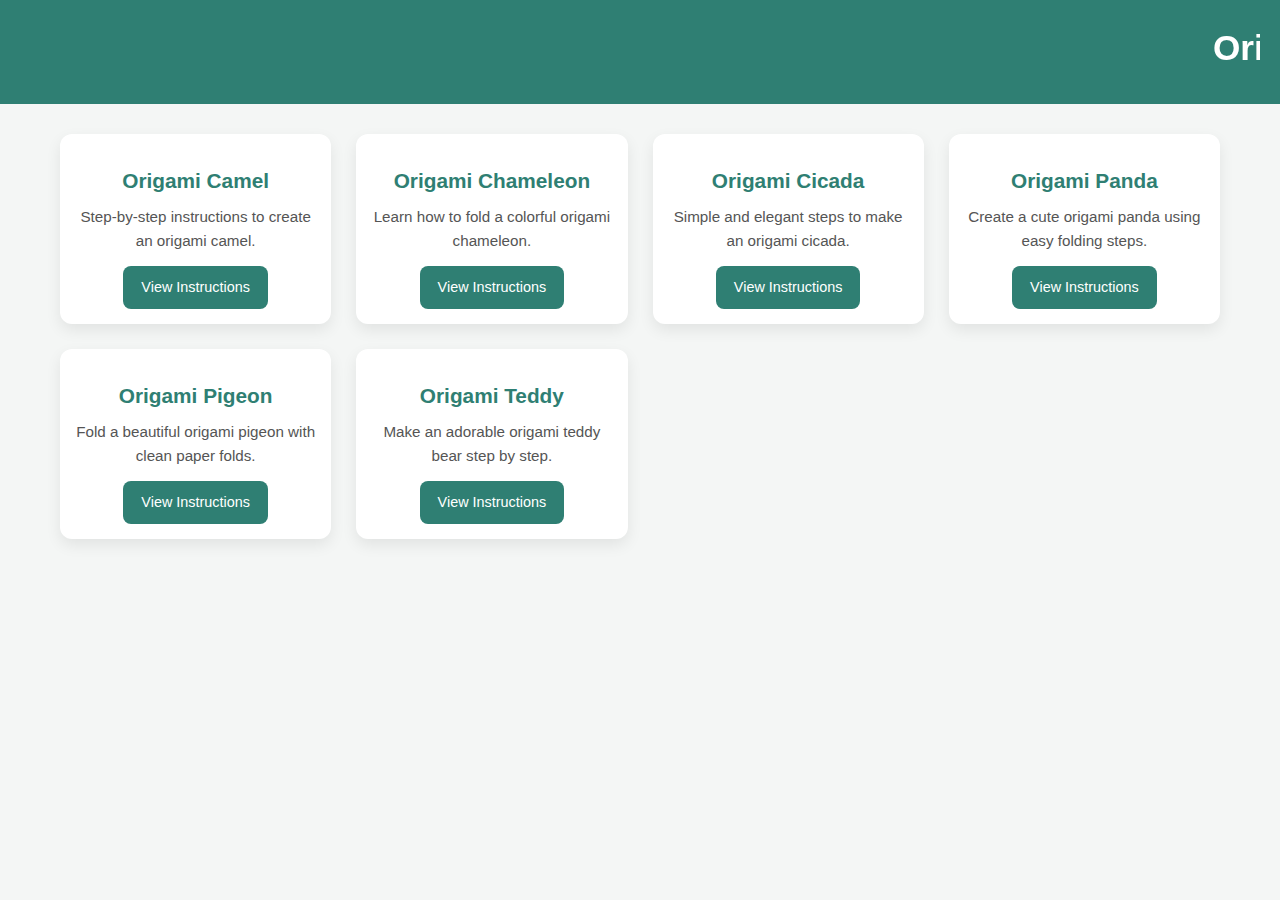
<file: index.html>
<!DOCTYPE html>
<html lang="en">
<head>
    <meta charset="UTF-8">
    <meta name="viewport" content="width=device-width, initial-scale=1.0">
    <title>Origami Animals</title>
    <link rel="stylesheet" href="style.css">
</head>
<body>

<header>
    <marquee>
        <h1>Origami Animals</h1>
    </marquee>
</header>

<div class="main-container">
    <div class="animal-grid">

        <div class="animal-card">
            <h3>Origami Camel</h3>
            <p>Step-by-step instructions to create an origami camel.</p>
            <a href="camel.html" class="btn">View Instructions</a>
        </div>

        <div class="animal-card">
            <h3>Origami Chameleon</h3>
            <p>Learn how to fold a colorful origami chameleon.</p>
            <a href="chameleon.html" class="btn">View Instructions</a>
        </div>

        <div class="animal-card">
            <h3>Origami Cicada</h3>
            <p>Simple and elegant steps to make an origami cicada.</p>
            <a href="cicada.html" class="btn">View Instructions</a>
        </div>

        <div class="animal-card">
            <h3>Origami Panda</h3>
            <p>Create a cute origami panda using easy folding steps.</p>
            <a href="panda.html" class="btn">View Instructions</a>
        </div>

        <div class="animal-card">
            <h3>Origami Pigeon</h3>
            <p>Fold a beautiful origami pigeon with clean paper folds.</p>
            <a href="pigeon.html" class="btn">View Instructions</a>
        </div>

        <div class="animal-card">
            <h3>Origami Teddy</h3>
            <p>Make an adorable origami teddy bear step by step.</p>
            <a href="teddy.html" class="btn">View Instructions</a>
        </div>

    </div>
</div>

</body>
</html>
</file>
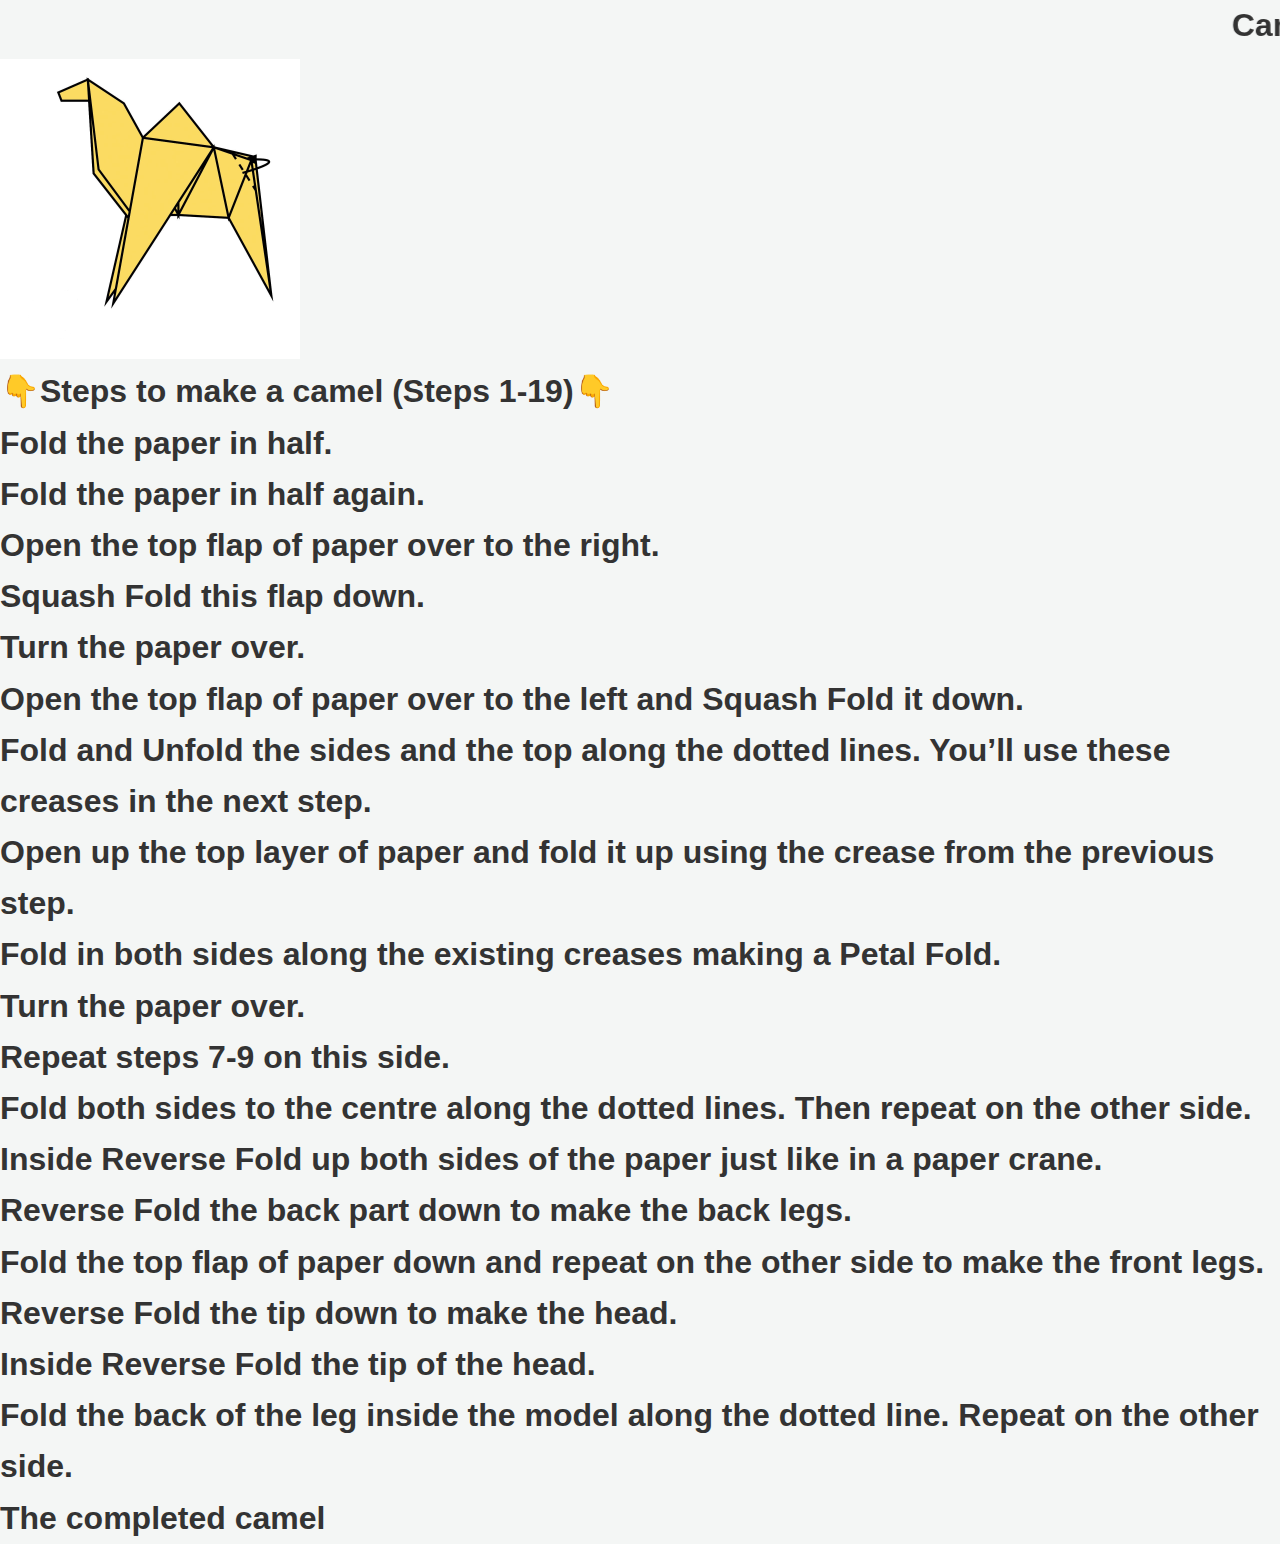
<file: Camel.html>
<!DOCTYPE html>
<html>
<head>
<title>
Camel
</title>
<link rel="stylesheet" type="text/css" href="style.css"/>
</head>
<body>
<div class="header">
<marquee>
<h1>Camel</h1>
</marquee>
</div>
<div class="items">
<img src="camel-18-min.png" width=300 height=300/>
<OL type="1"><h1>👇Steps to make a camel (Steps 1-19)👇</h1>
<h1>
<LI>Fold the paper in half.</LI>
<LI>Fold the paper in half again.</LI>
<LI>Open the top flap of paper over to the right.</LI>
<LI>Squash Fold this flap down.</LI>
<LI>Turn the paper over.</LI>
<LI>Open the top flap of paper over to the left and Squash Fold it down.</LI>
<LI>Fold and Unfold the sides and the top along the dotted lines. You’ll use these creases in the next step.</LI>
<LI>Open up the top layer of paper and fold it up using the crease from the previous step.</LI>
<LI>Fold in both sides along the existing creases making a Petal Fold.</LI>
<LI>Turn the paper over.</LI>
<LI>Repeat steps 7-9 on this side.</LI>
<LI>Fold both sides to the centre along the dotted lines. Then repeat on the other side.</LI>
<LI>Inside Reverse Fold up both sides of the paper just like in a paper crane.</LI>
<LI>Reverse Fold the back part down to make the back legs.</LI>
<LI>Fold the top flap of paper down and repeat on the other side to make the front legs.</LI>
<LI>Reverse Fold the tip down to make the head.</LI>
<LI>Inside Reverse Fold the tip of the head.</LI>
<LI>Fold the back of the leg inside the model along the dotted line. Repeat on the other side.</LI>
<LI>The completed camel</LI>
</h1>
</OL>
</div>
</body>
</html>
</file>
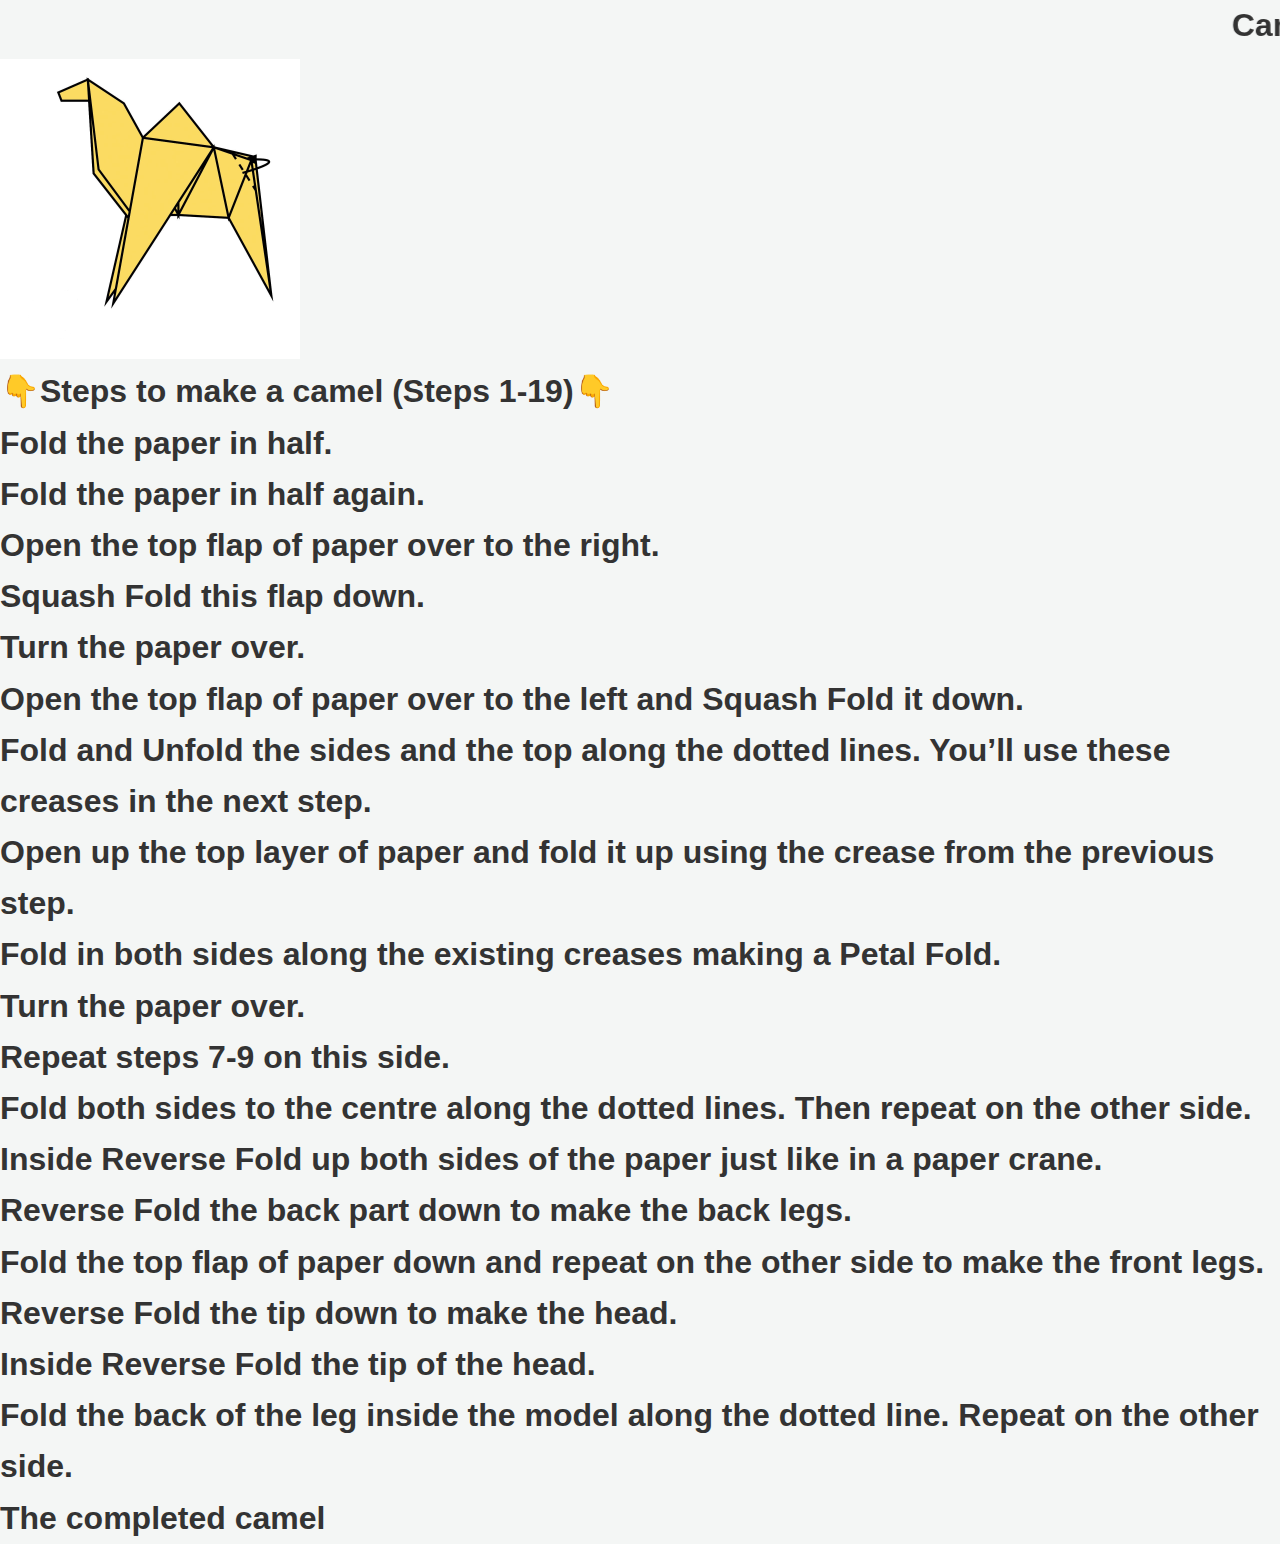
<file: camel.html>
<!DOCTYPE html>
<html>
<head>
<title>
Camel
</title>
<link rel="stylesheet" type="text/css" href="style.css"/>
</head>
<body>
<div class="header">
<marquee>
<h1>Camel</h1>
</marquee>
</div>
<div class="items">
<img src="camel-18-min.png" width=300 height=300/>
<OL type="1"><h1>👇Steps to make a camel (Steps 1-19)👇</h1>
<h1>
<LI>Fold the paper in half.</LI>
<LI>Fold the paper in half again.</LI>
<LI>Open the top flap of paper over to the right.</LI>
<LI>Squash Fold this flap down.</LI>
<LI>Turn the paper over.</LI>
<LI>Open the top flap of paper over to the left and Squash Fold it down.</LI>
<LI>Fold and Unfold the sides and the top along the dotted lines. You’ll use these creases in the next step.</LI>
<LI>Open up the top layer of paper and fold it up using the crease from the previous step.</LI>
<LI>Fold in both sides along the existing creases making a Petal Fold.</LI>
<LI>Turn the paper over.</LI>
<LI>Repeat steps 7-9 on this side.</LI>
<LI>Fold both sides to the centre along the dotted lines. Then repeat on the other side.</LI>
<LI>Inside Reverse Fold up both sides of the paper just like in a paper crane.</LI>
<LI>Reverse Fold the back part down to make the back legs.</LI>
<LI>Fold the top flap of paper down and repeat on the other side to make the front legs.</LI>
<LI>Reverse Fold the tip down to make the head.</LI>
<LI>Inside Reverse Fold the tip of the head.</LI>
<LI>Fold the back of the leg inside the model along the dotted line. Repeat on the other side.</LI>
<LI>The completed camel</LI>
</h1>
</OL>
</div>
</body>
</html>
</file>
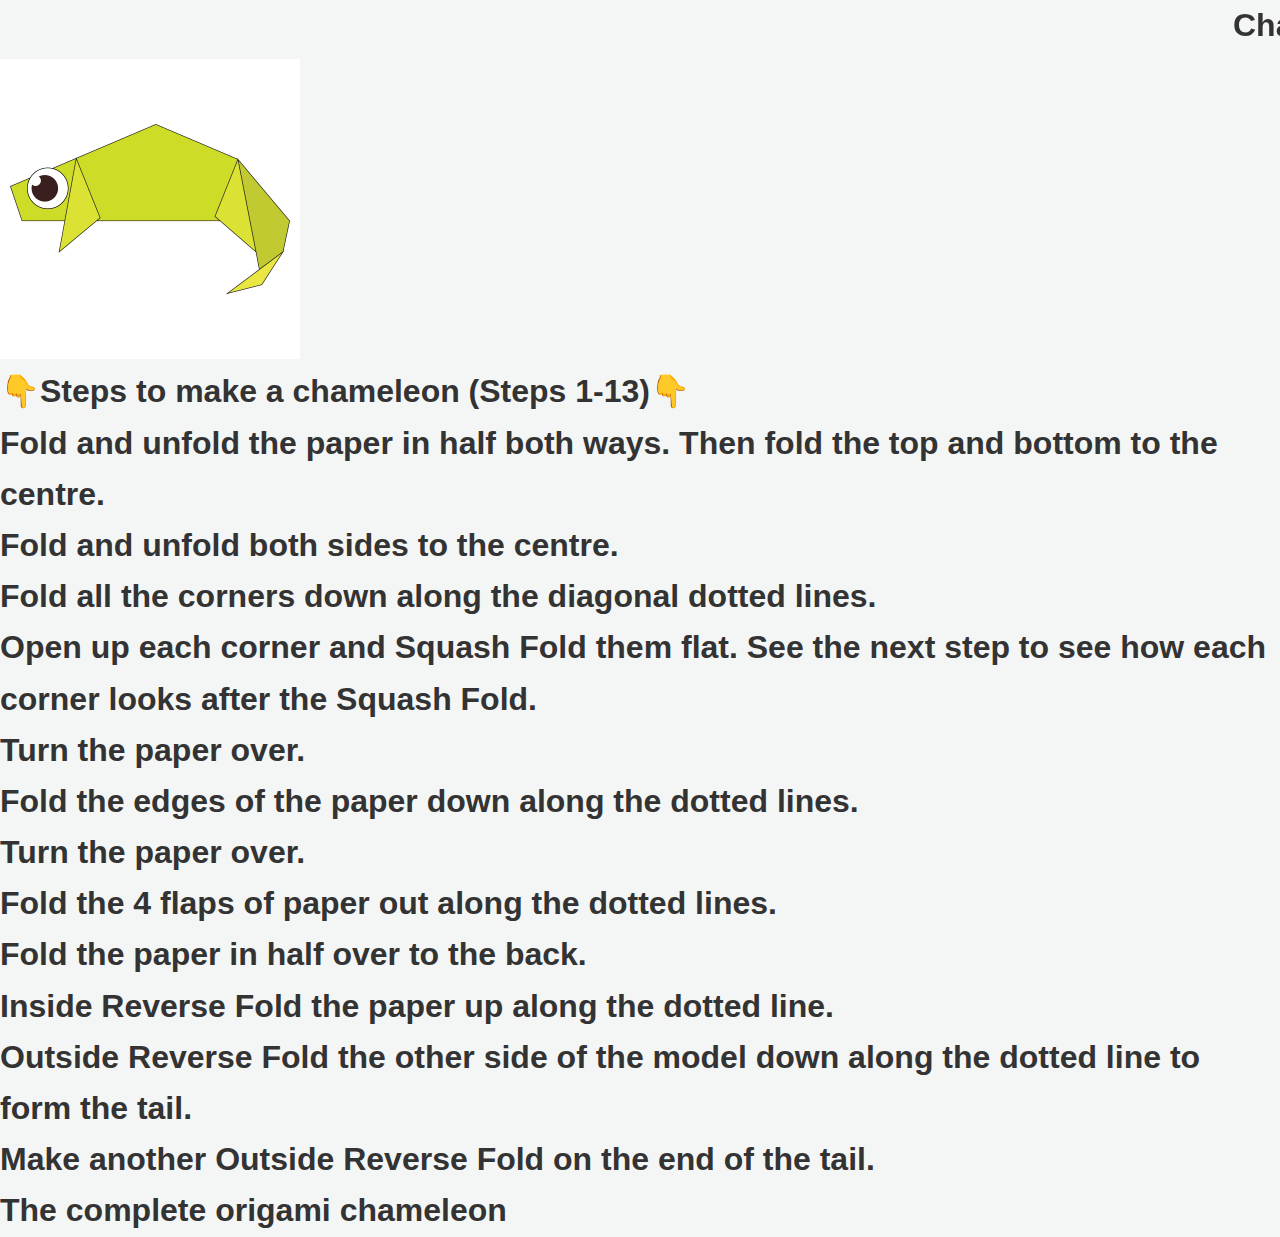
<file: Chameleon.html>
<!DOCTYPE html>
<html>
<head>
<title>
Chameleon
</title>
<link rel="stylesheet" type="text/css" href="style.css"/>
</head>
<body>
<div class="header">
<marquee>
<h1>Chameleon</h1>
</marquee>
</div>
<div class="items">
<img src="chameleon-13-min.jpg" width=300 height=300/>
<OL type="i"><h1>👇Steps to make a chameleon (Steps 1-13)👇</h1>
<h1>
<LI>Fold and unfold the paper in half both ways. Then fold the top and bottom to the centre.</LI>
<LI>Fold and unfold both sides to the centre.</LI>
<LI>Fold all the corners down along the diagonal dotted lines.</LI>
<LI>Open up each corner and Squash Fold them flat. See the next step to see how each corner looks after the Squash Fold.</LI>
<LI>Turn the paper over.</LI>
<LI>Fold the edges of the paper down along the dotted lines.</LI>
<LI>Turn the paper over.</LI>
<LI>Fold the 4 flaps of paper out along the dotted lines.</LI>
<LI>Fold the paper in half over to the back.</LI>
<LI>Inside Reverse Fold the paper up along the dotted line.</LI>
<LI>Outside Reverse Fold the other side of the model down along the dotted line to form the tail.</LI>
<LI>Make another Outside Reverse Fold on the end of the tail.</LI>
<LI>The complete origami chameleon</LI>
</h1>
</OL>
</div>
</body>
</html>
</file>
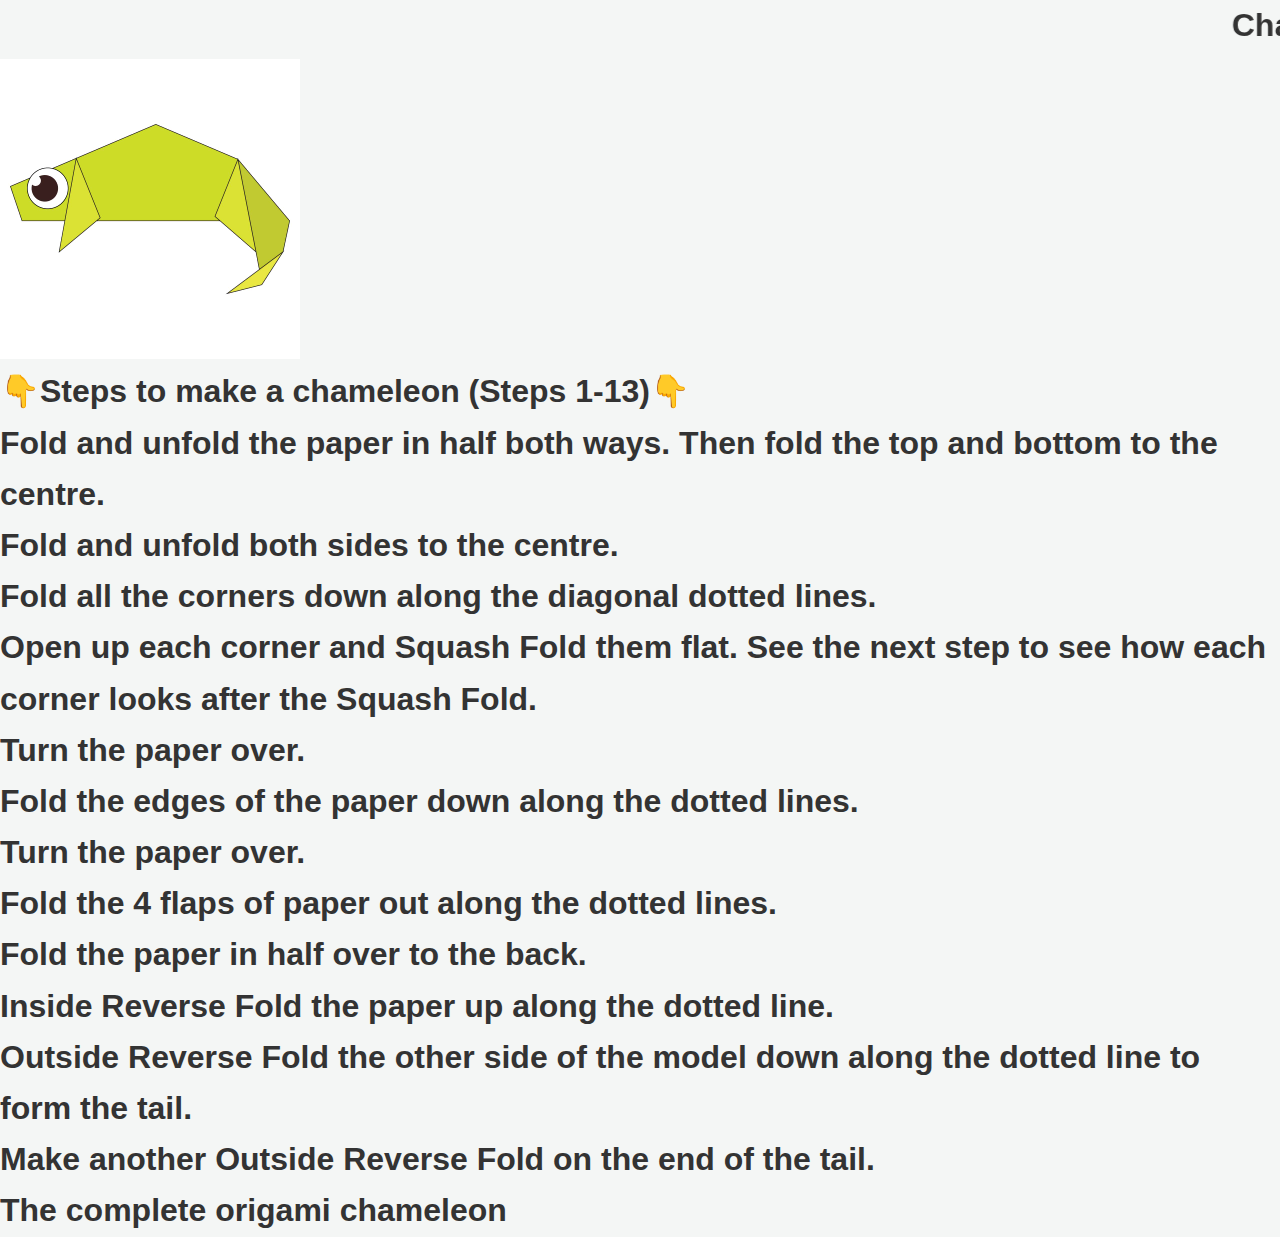
<file: chameleon.html>
<!DOCTYPE html>
<html>
<head>
<title>
Chameleon
</title>
<link rel="stylesheet" type="text/css" href="style.css"/>
</head>
<body>
<div class="header">
<marquee>
<h1>Chameleon</h1>
</marquee>
</div>
<div class="items">
<img src="chameleon-13-min.jpg" width=300 height=300/>
<OL type="i"><h1>👇Steps to make a chameleon (Steps 1-13)👇</h1>
<h1>
<LI>Fold and unfold the paper in half both ways. Then fold the top and bottom to the centre.</LI>
<LI>Fold and unfold both sides to the centre.</LI>
<LI>Fold all the corners down along the diagonal dotted lines.</LI>
<LI>Open up each corner and Squash Fold them flat. See the next step to see how each corner looks after the Squash Fold.</LI>
<LI>Turn the paper over.</LI>
<LI>Fold the edges of the paper down along the dotted lines.</LI>
<LI>Turn the paper over.</LI>
<LI>Fold the 4 flaps of paper out along the dotted lines.</LI>
<LI>Fold the paper in half over to the back.</LI>
<LI>Inside Reverse Fold the paper up along the dotted line.</LI>
<LI>Outside Reverse Fold the other side of the model down along the dotted line to form the tail.</LI>
<LI>Make another Outside Reverse Fold on the end of the tail.</LI>
<LI>The complete origami chameleon</LI>
</h1>
</OL>
</div>
</body>
</html>
</file>
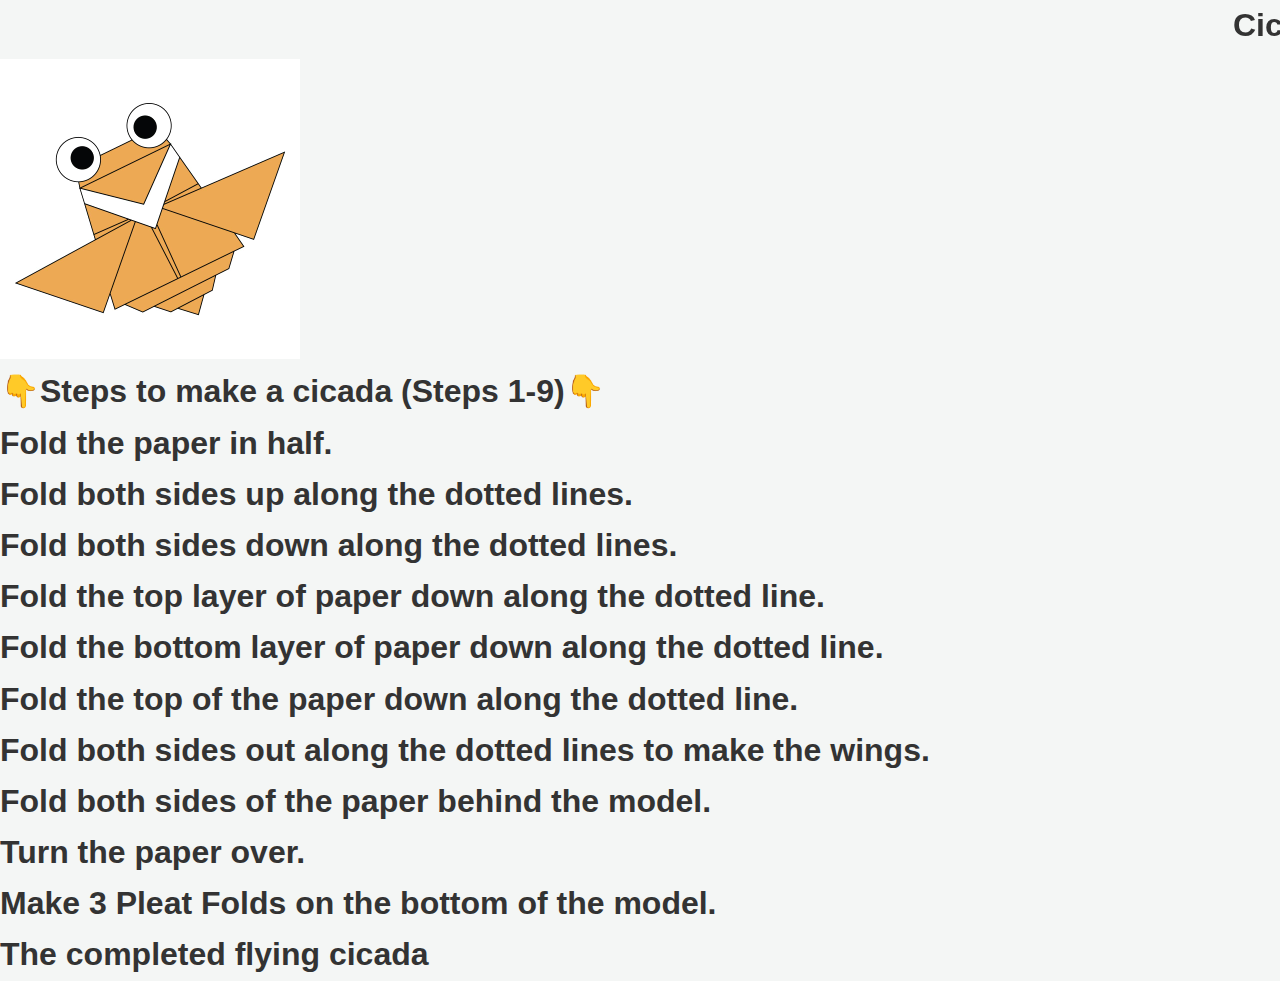
<file: Cicada.html>
<!DOCTYPE html>
<html>
<head>
<title>
Cicada
</title>
<link rel="stylesheet" type="text/css" href="style.css"/>
</head>
<body>
<div class="header">
<marquee>
<h1>Cicada</h1>
</marquee>
</div>
<div class="items">
<img src="cicada-11-min.jpg" width=300 height=300/>
<OL type="i"><h1>👇Steps to make a cicada (Steps 1-9)👇</h1>
<h1>
<LI>Fold the paper in half.</LI>
<LI>Fold both sides up along the dotted lines.</LI>
<LI>Fold both sides down along the dotted lines.</LI>
<LI>Fold the top layer of paper down along the dotted line.</LI>
<LI>Fold the bottom layer of paper down along the dotted line.</LI>
<LI>Fold the top of the paper down along the dotted line.</LI>
<LI>Fold both sides out along the dotted lines to make the wings.</LI>
<LI>Fold both sides of the paper behind the model.</LI>
<LI>Turn the paper over.</LI>
<LI>Make 3 Pleat Folds on the bottom of the model.</LI>
<LI>The completed flying cicada</LI>
</h1>
</OL>
</div>
</body>
</html>
</file>
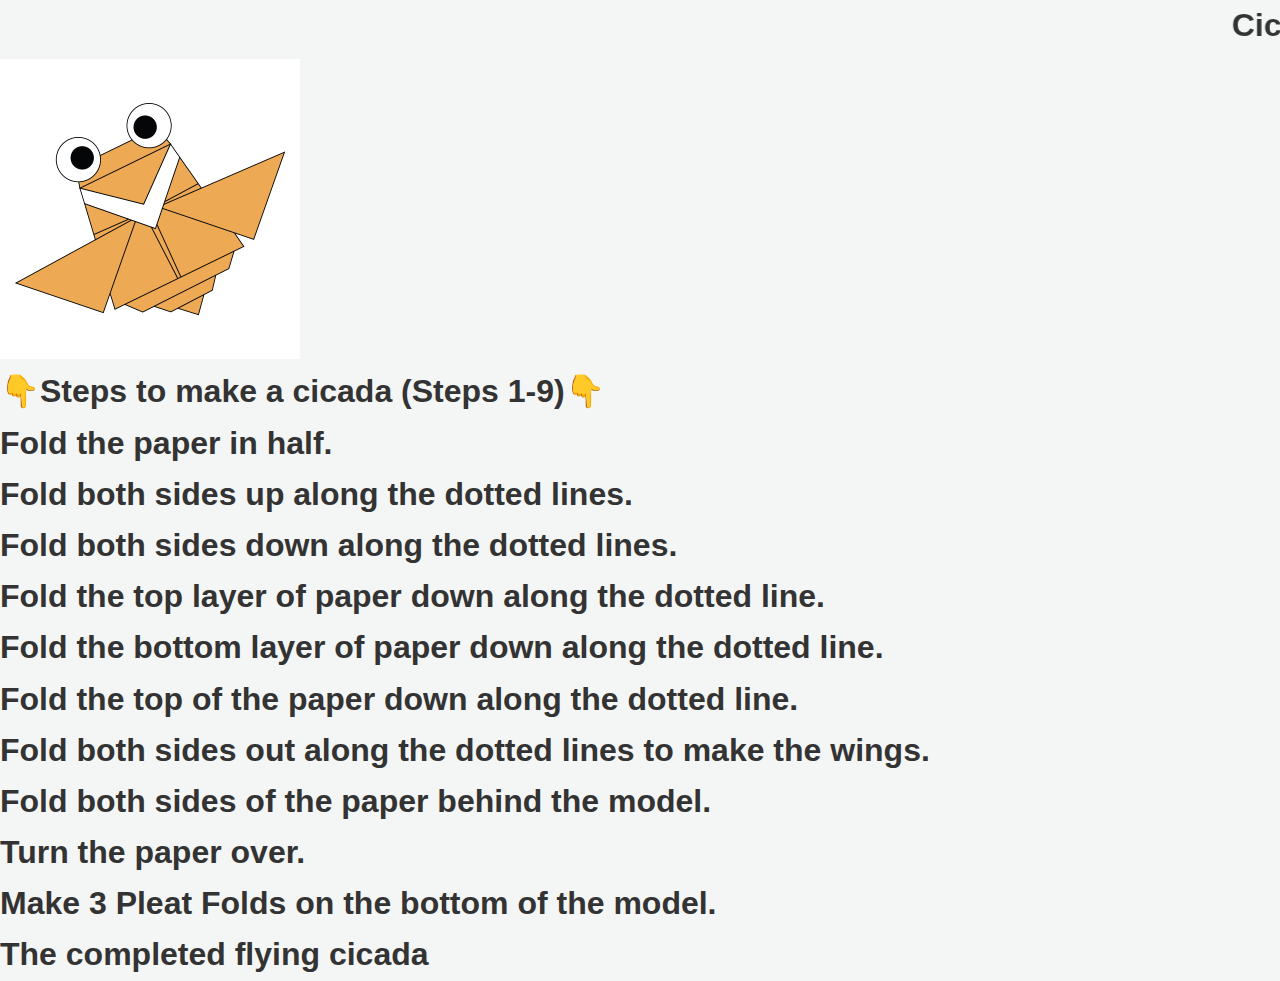
<file: cicada.html>
<!DOCTYPE html>
<html>
<head>
<title>
Cicada
</title>
<link rel="stylesheet" type="text/css" href="style.css"/>
</head>
<body>
<div class="header">
<marquee>
<h1>Cicada</h1>
</marquee>
</div>
<div class="items">
<img src="cicada-11-min.jpg" width=300 height=300/>
<OL type="i"><h1>👇Steps to make a cicada (Steps 1-9)👇</h1>
<h1>
<LI>Fold the paper in half.</LI>
<LI>Fold both sides up along the dotted lines.</LI>
<LI>Fold both sides down along the dotted lines.</LI>
<LI>Fold the top layer of paper down along the dotted line.</LI>
<LI>Fold the bottom layer of paper down along the dotted line.</LI>
<LI>Fold the top of the paper down along the dotted line.</LI>
<LI>Fold both sides out along the dotted lines to make the wings.</LI>
<LI>Fold both sides of the paper behind the model.</LI>
<LI>Turn the paper over.</LI>
<LI>Make 3 Pleat Folds on the bottom of the model.</LI>
<LI>The completed flying cicada</LI>
</h1>
</OL>
</div>
</body>
</html>
</file>
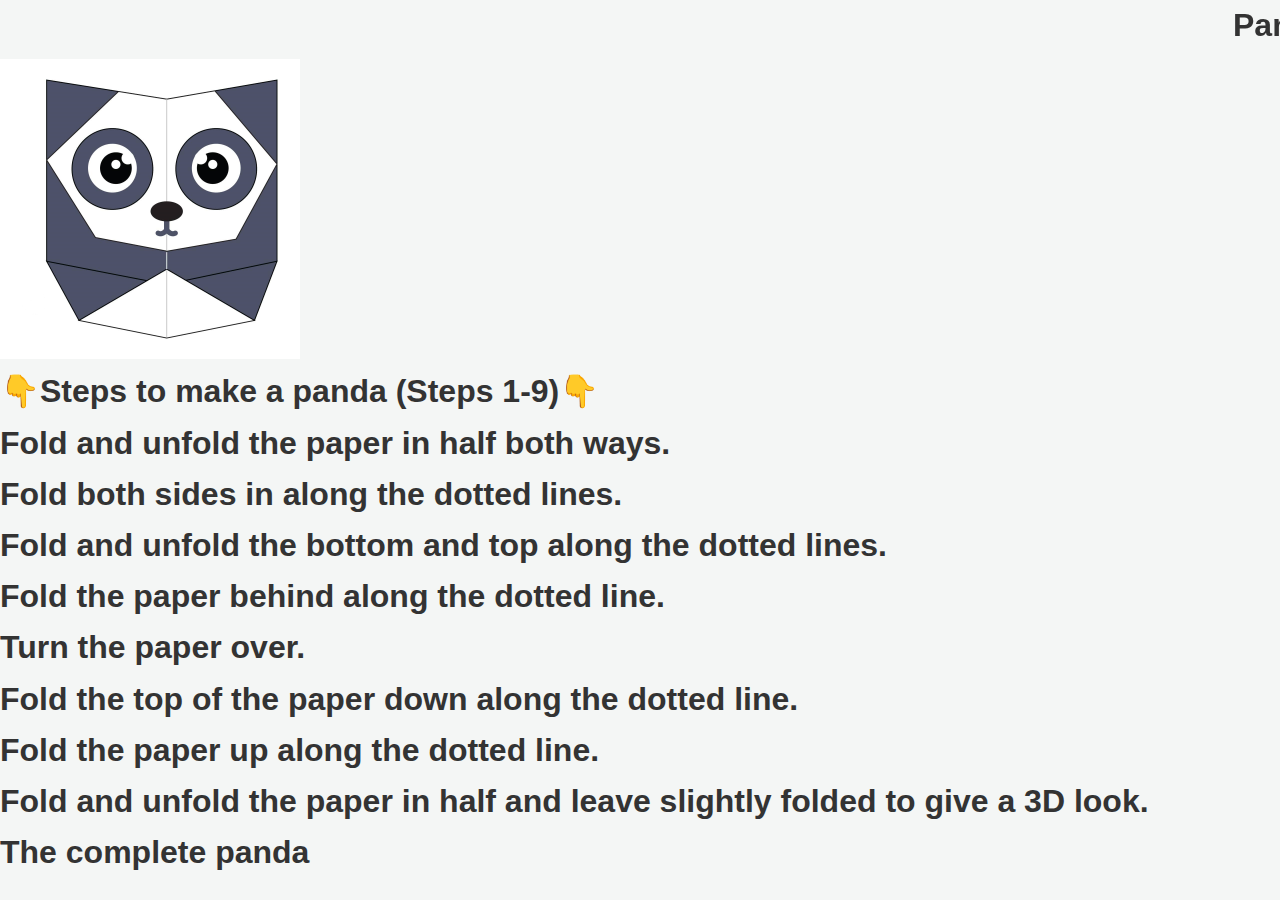
<file: Panda.html>
<!DOCTYPE html>
<html>
<head>
<title>
Panda
</title>
<link rel="stylesheet" type="text/css" href="style.css"/>
</head>
<body>
<div class="header">
<marquee>
<h1>Panda</h1>
</marquee>
</div>
<div class="items">
<img src="panda-9-min.png" width=300 height=300/>
<OL type="i"><h1>👇Steps to make a panda (Steps 1-9)👇 </h1>
<h1>
<LI>Fold and unfold the paper in half both ways.</LI>
<LI>Fold both sides in along the dotted lines.</LI>
<LI>Fold and unfold the bottom and top along the dotted lines.</LI>
<LI>Fold the paper behind along the dotted line.</LI>
<LI>Turn the paper over.</LI>
<LI>Fold the top of the paper down along the dotted line.</LI>
<LI>Fold the paper up along the dotted line.</LI>
<LI>Fold and unfold the paper in half and leave slightly folded to give a 3D look.</LI>
<LI>The complete panda</LI>
</h1>
</OL>
</div>
</body>
</html>
</file>
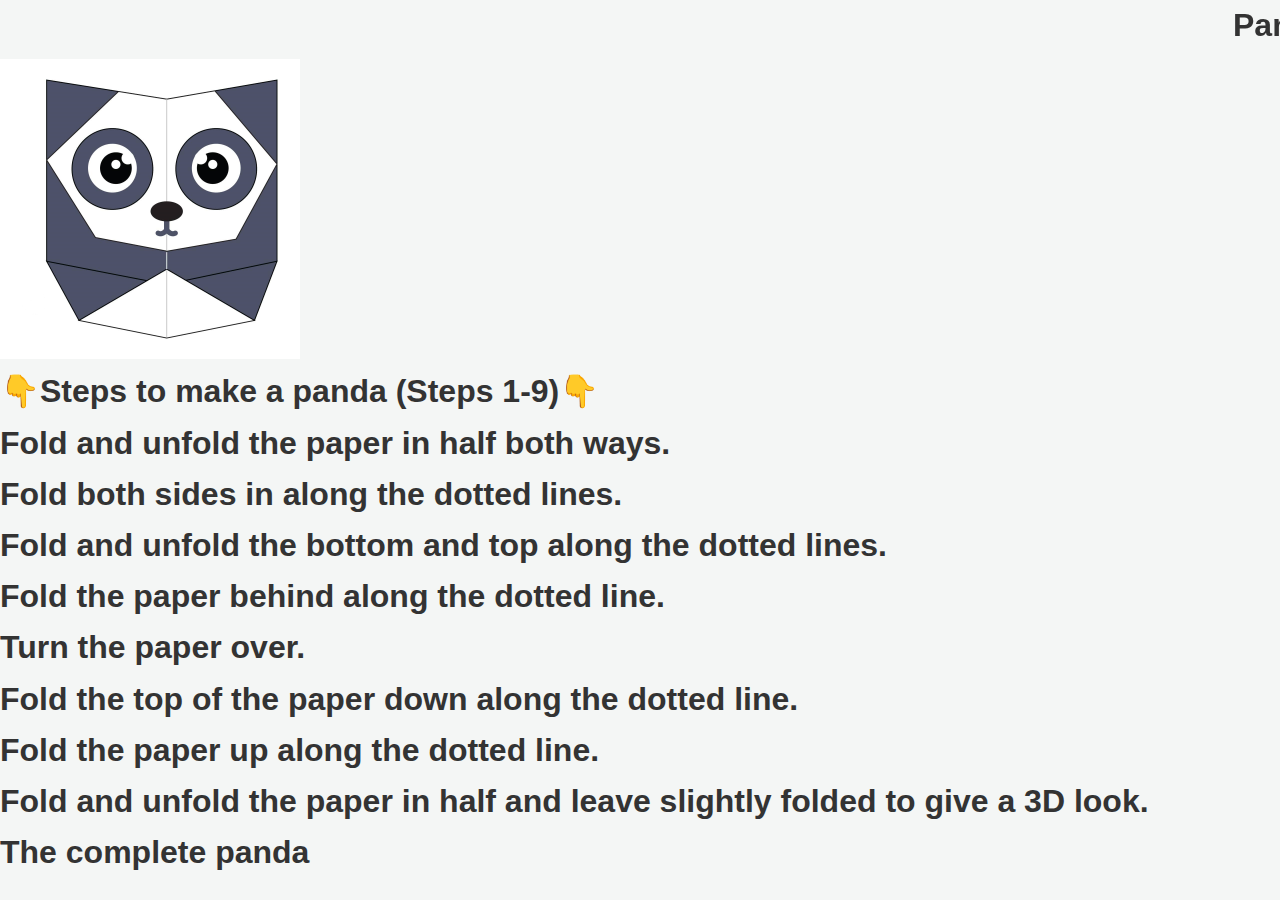
<file: panda.html>
<!DOCTYPE html>
<html>
<head>
<title>
Panda
</title>
<link rel="stylesheet" type="text/css" href="style.css"/>
</head>
<body>
<div class="header">
<marquee>
<h1>Panda</h1>
</marquee>
</div>
<div class="items">
<img src="panda-9-min.png" width=300 height=300/>
<OL type="i"><h1>👇Steps to make a panda (Steps 1-9)👇 </h1>
<h1>
<LI>Fold and unfold the paper in half both ways.</LI>
<LI>Fold both sides in along the dotted lines.</LI>
<LI>Fold and unfold the bottom and top along the dotted lines.</LI>
<LI>Fold the paper behind along the dotted line.</LI>
<LI>Turn the paper over.</LI>
<LI>Fold the top of the paper down along the dotted line.</LI>
<LI>Fold the paper up along the dotted line.</LI>
<LI>Fold and unfold the paper in half and leave slightly folded to give a 3D look.</LI>
<LI>The complete panda</LI>
</h1>
</OL>
</div>
</body>
</html>
</file>
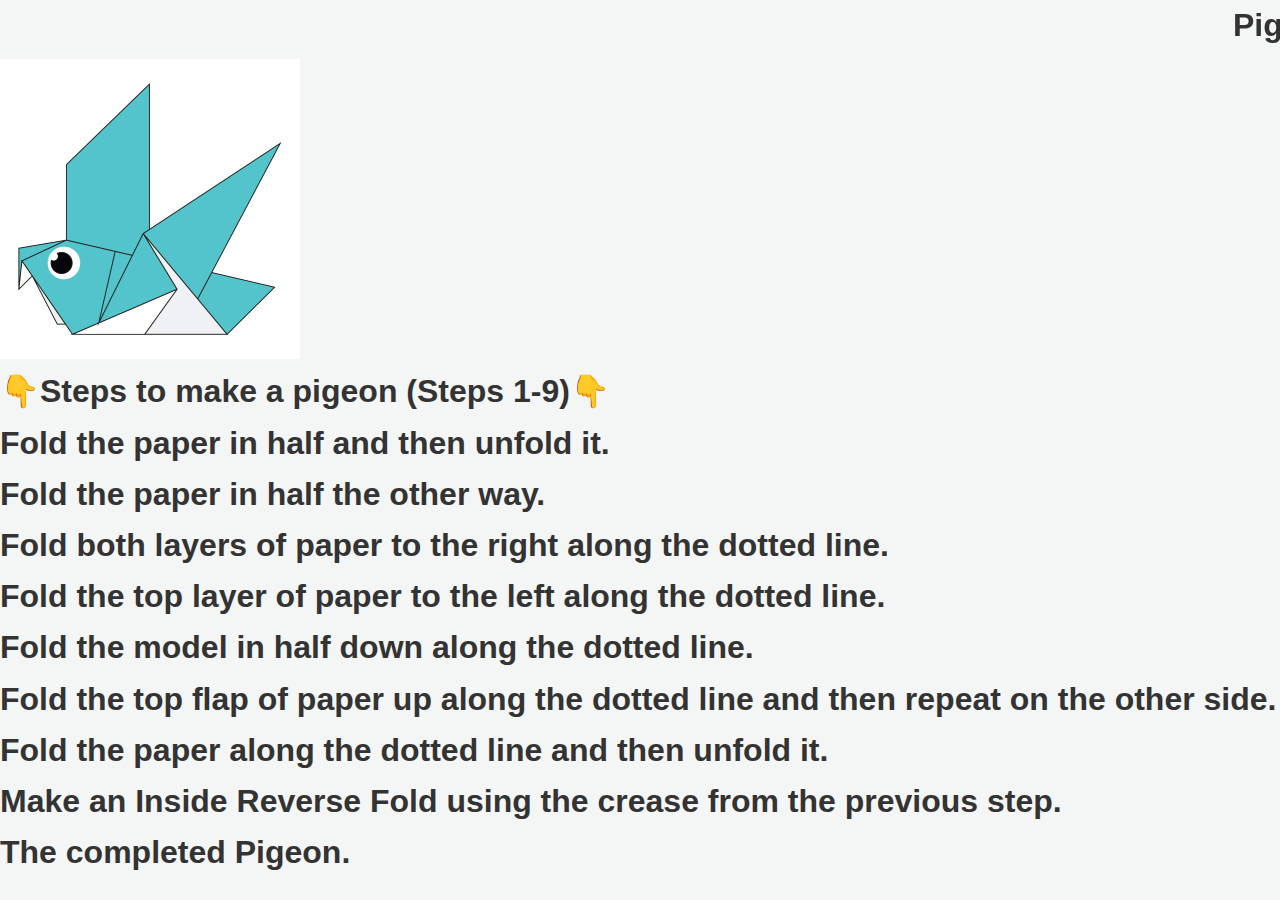
<file: Pigeon.html>
<!DOCTYPE html>
<html>
<head>
<title>
Pigeon
</title>
<link rel="stylesheet" type="text/css" href="style.css"/>
</head>
<body>
<div class="header">
<marquee>
<h1>Pigeon</h1>
</marquee>
</div>
<div class="items">
<img src="pigeon-9.jpg" width=300 height=300/>
<OL type="i"><h1>👇Steps to make a pigeon (Steps 1-9)👇</h1>
<h1>
<LI>Fold the paper in half and then unfold it.</LI>
<LI>Fold the paper in half the other way.</LI>
<LI>Fold both layers of paper to the right along the dotted line.</LI>
<LI>Fold the top layer of paper to the left along the dotted line.</LI>
<LI>Fold the model in half down along the dotted line.</LI>
<LI>Fold the top flap of paper up along the dotted line and then repeat on the other side.</LI>
<LI>Fold the paper along the dotted line and then unfold it.</LI>
<LI>Make an Inside Reverse Fold using the crease from the previous step.</LI>
<LI>The completed Pigeon.</LI>
</h1>
</OL>
</div>
</body>
</html>
</file>
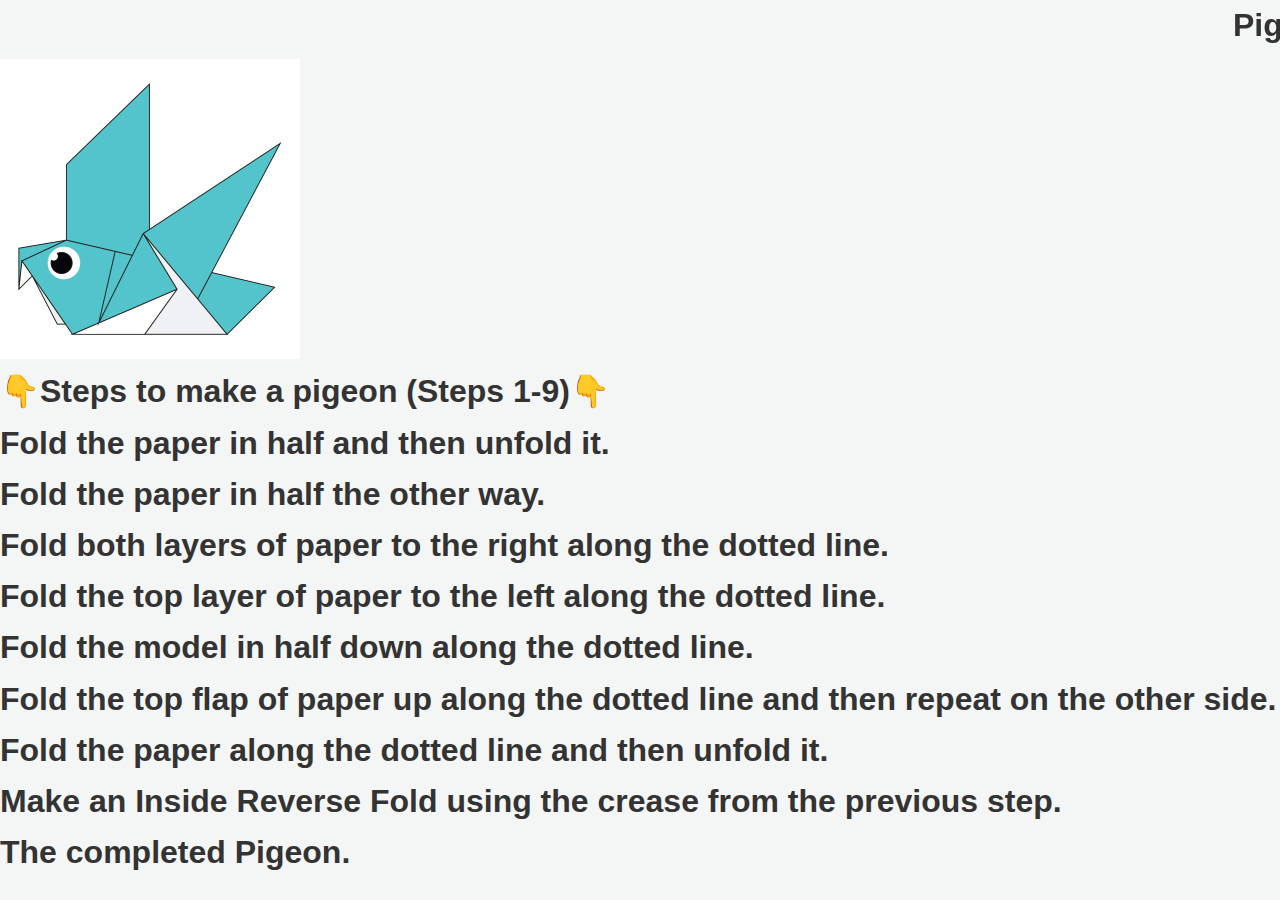
<file: pigeon.html>
<!DOCTYPE html>
<html>
<head>
<title>
Pigeon
</title>
<link rel="stylesheet" type="text/css" href="style.css"/>
</head>
<body>
<div class="header">
<marquee>
<h1>Pigeon</h1>
</marquee>
</div>
<div class="items">
<img src="pigeon-9.jpg" width=300 height=300/>
<OL type="i"><h1>👇Steps to make a pigeon (Steps 1-9)👇</h1>
<h1>
<LI>Fold the paper in half and then unfold it.</LI>
<LI>Fold the paper in half the other way.</LI>
<LI>Fold both layers of paper to the right along the dotted line.</LI>
<LI>Fold the top layer of paper to the left along the dotted line.</LI>
<LI>Fold the model in half down along the dotted line.</LI>
<LI>Fold the top flap of paper up along the dotted line and then repeat on the other side.</LI>
<LI>Fold the paper along the dotted line and then unfold it.</LI>
<LI>Make an Inside Reverse Fold using the crease from the previous step.</LI>
<LI>The completed Pigeon.</LI>
</h1>
</OL>
</div>
</body>
</html>
</file>
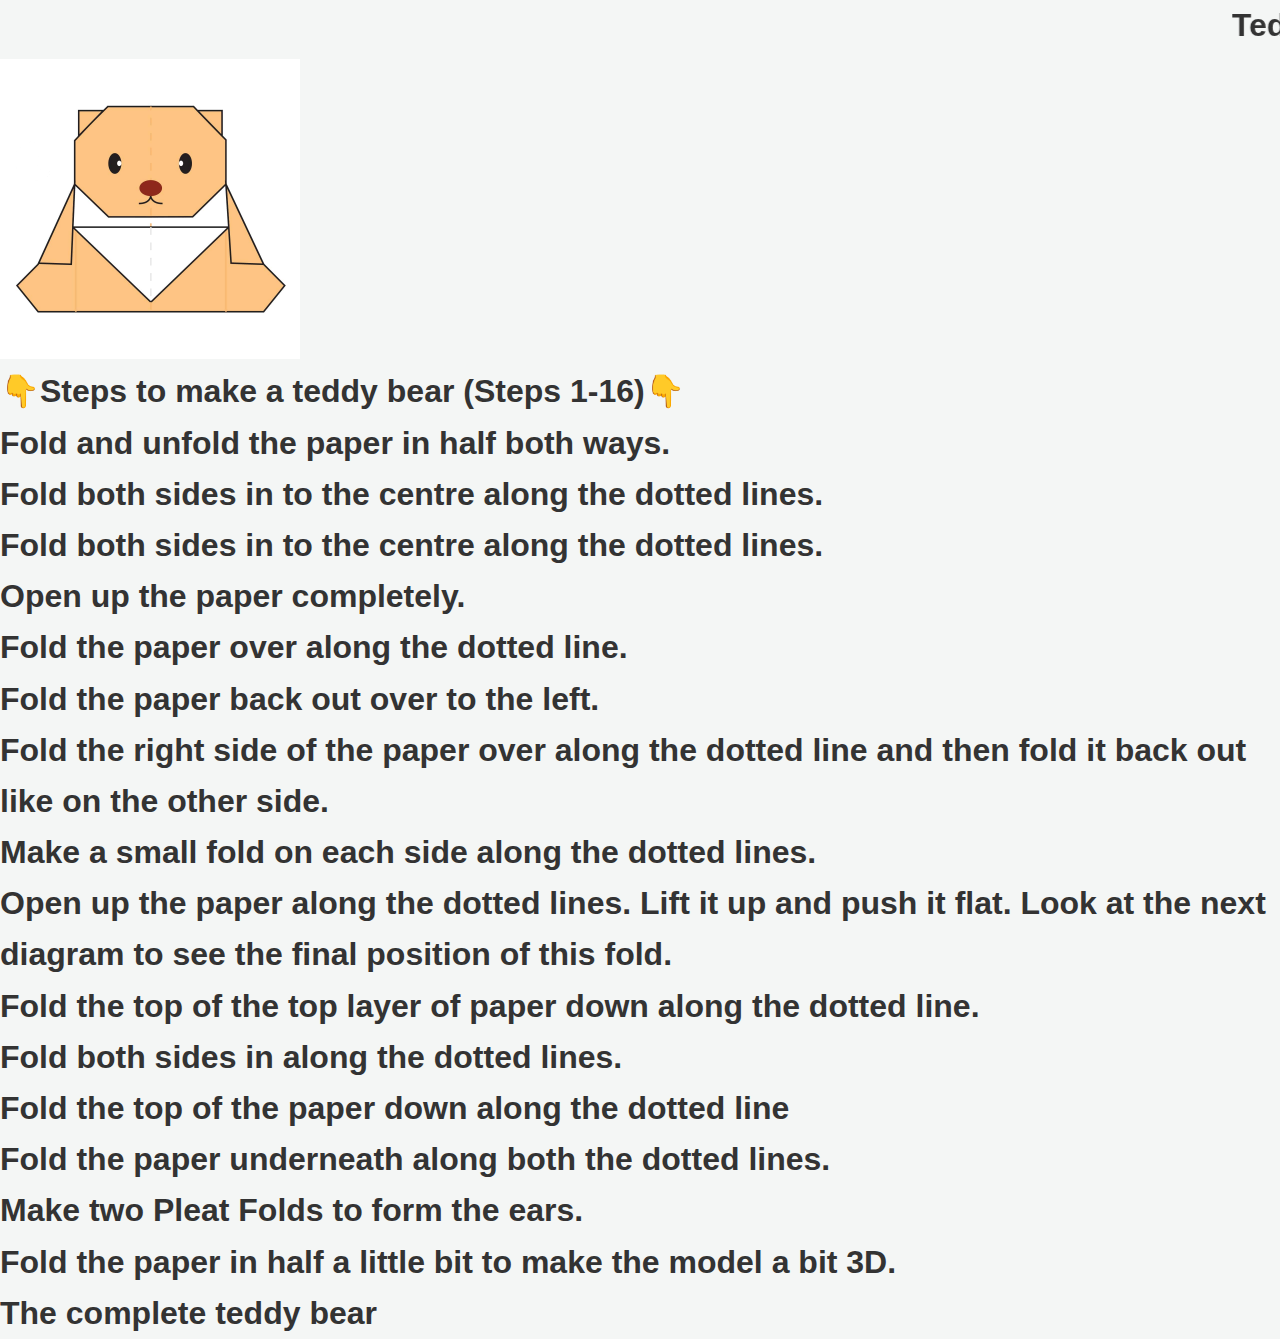
<file: Teddy.html>
<!DOCTYPE html>
<html>
<head>
<title>
Teddy Bear
</title>
<link rel="stylesheet" type="text/css" href="style.css"/>
</head>
<body>
<div class="header">
<marquee>
<h1>Teddy Bear</h1>
</marquee>
</div>
<div class="items">
<img src="teddy-16-min.png" width=300 height=300/>
<OL type="i"><h1>👇Steps to make a teddy bear (Steps 1-16)👇</h1>
<h1>
<LI>Fold and unfold the paper in half both ways.</LI>
<LI>Fold both sides in to the centre along the dotted lines.</LI>
<LI>Fold both sides in to the centre along the dotted lines.</LI>
<LI>Open up the paper completely.</LI>
<LI>Fold the paper over along the dotted line.</LI>
<LI>Fold the paper back out over to the left.</LI>
<LI>Fold the right side of the paper over along the dotted line and then fold it back out like on the other side.</LI>
<LI>Make a small fold on each side along the dotted lines.</LI>
<LI>Open up the paper along the dotted lines. Lift it up and push it flat. Look at the next diagram to see the final position of this fold.</LI>
<LI>Fold the top of the top layer of paper down along the dotted line.</LI>
<LI>Fold both sides in along the dotted lines.</LI>
<LI>Fold the top of the paper down along the dotted line</LI>
<LI>Fold the paper underneath along both the dotted lines.</LI>
<LI>Make two Pleat Folds to form the ears.</LI>
<LI>Fold the paper in half a little bit to make the model a bit 3D.</LI>
<LI>The complete teddy bear</LI>
</h1>
</OL>
</div>
</body>
</html>
</file>
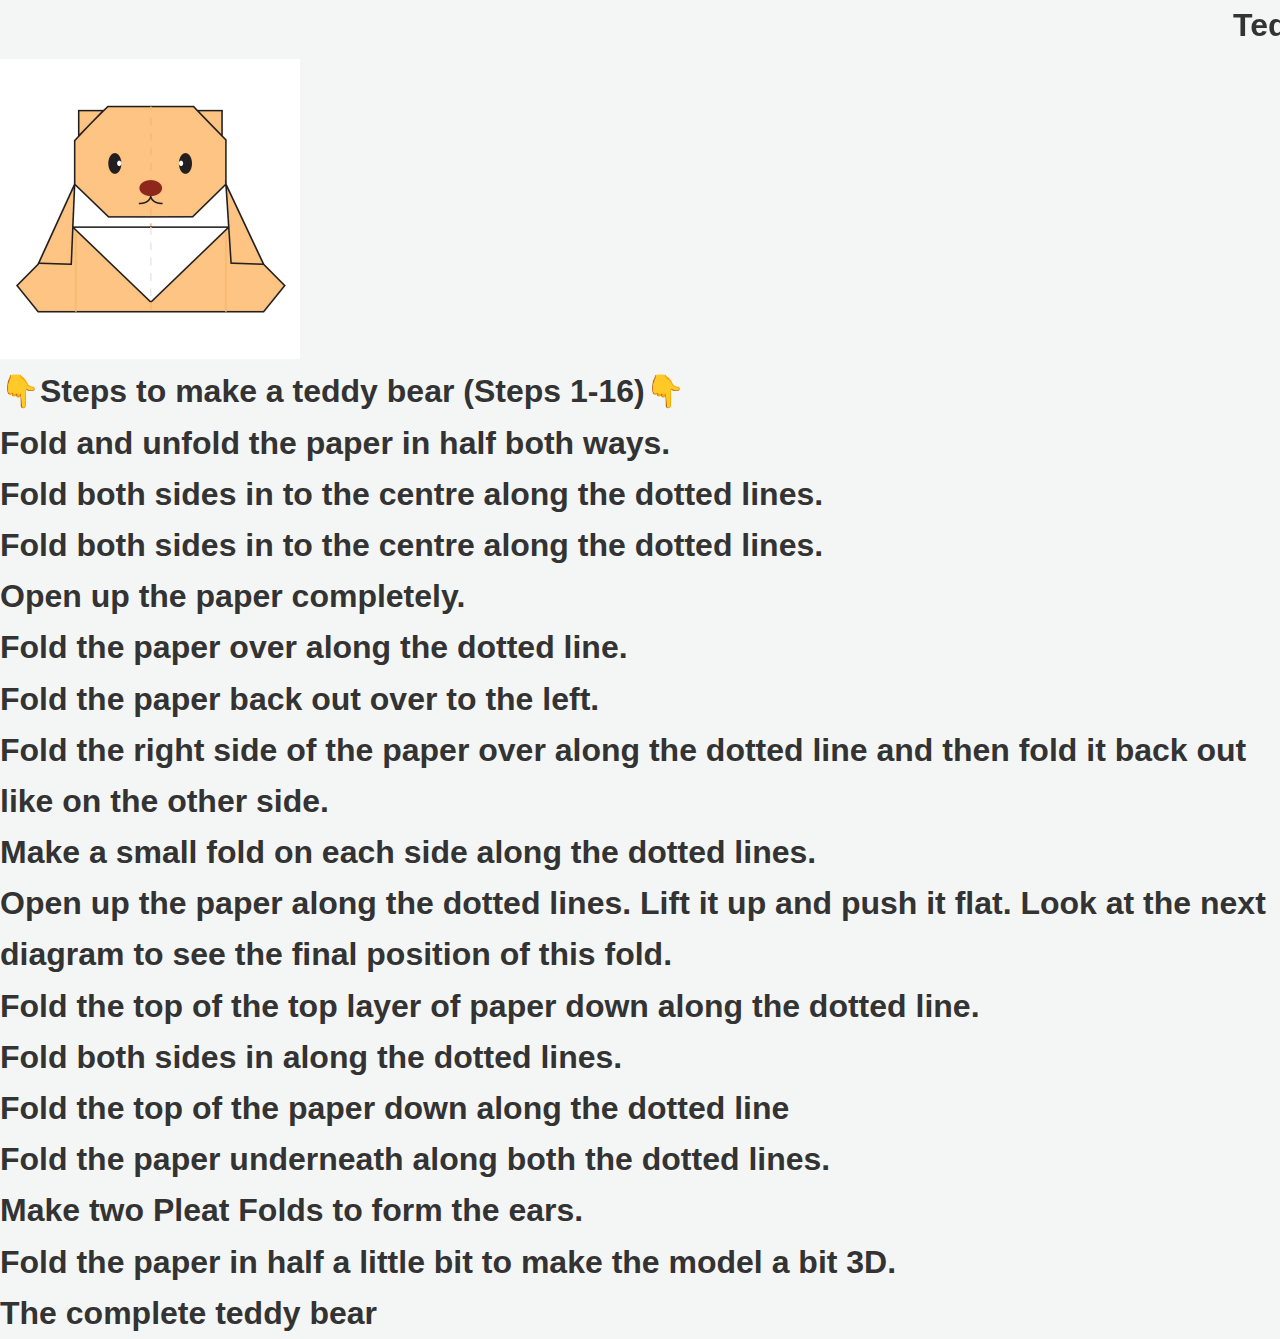
<file: teddy.html>
<!DOCTYPE html>
<html>
<head>
<title>
Teddy Bear
</title>
<link rel="stylesheet" type="text/css" href="style.css"/>
</head>
<body>
<div class="header">
<marquee>
<h1>Teddy Bear</h1>
</marquee>
</div>
<div class="items">
<img src="teddy-16-min.png" width=300 height=300/>
<OL type="i"><h1>👇Steps to make a teddy bear (Steps 1-16)👇</h1>
<h1>
<LI>Fold and unfold the paper in half both ways.</LI>
<LI>Fold both sides in to the centre along the dotted lines.</LI>
<LI>Fold both sides in to the centre along the dotted lines.</LI>
<LI>Open up the paper completely.</LI>
<LI>Fold the paper over along the dotted line.</LI>
<LI>Fold the paper back out over to the left.</LI>
<LI>Fold the right side of the paper over along the dotted line and then fold it back out like on the other side.</LI>
<LI>Make a small fold on each side along the dotted lines.</LI>
<LI>Open up the paper along the dotted lines. Lift it up and push it flat. Look at the next diagram to see the final position of this fold.</LI>
<LI>Fold the top of the top layer of paper down along the dotted line.</LI>
<LI>Fold both sides in along the dotted lines.</LI>
<LI>Fold the top of the paper down along the dotted line</LI>
<LI>Fold the paper underneath along both the dotted lines.</LI>
<LI>Make two Pleat Folds to form the ears.</LI>
<LI>Fold the paper in half a little bit to make the model a bit 3D.</LI>
<LI>The complete teddy bear</LI>
</h1>
</OL>
</div>
</body>
</html>
</file>
<file: style.css>
* {
    margin: 0;
    padding: 0;
    box-sizing: border-box;
    font-family: "Segoe UI", Arial, sans-serif;
}

body {
    background-color: #f4f6f5;
    color: #333;
    line-height: 1.6;
}

/* ===== Header ===== */
header {
    background-color: #2f7f73;
    color: white;
    text-align: center;
    padding: 20px;
}

header h1 {
    font-size: 2.2rem;
}

/* ===== Main Container ===== */
.main-container {
    max-width: 1200px;
    margin: 30px auto;
    padding: 0 20px;
}

/* ===== Grid Layout ===== */
.animal-grid {
    display: grid;
    grid-template-columns: repeat(auto-fit, minmax(250px, 1fr));
    gap: 25px;
}

/* ===== Card Design ===== */
.animal-card {
    background-color: #ffffff;
    border-radius: 12px;
    padding: 15px;
    text-align: center;
    box-shadow: 0 6px 15px rgba(0, 0, 0, 0.08);
    transition: transform 0.3s ease, box-shadow 0.3s ease;
}

.animal-card:hover {
    transform: translateY(-6px);
    box-shadow: 0 10px 25px rgba(0, 0, 0, 0.12);
}

/* ===== Images ===== */
.animal-card img {
    width: 100%;
    height: 200px;
    object-fit: cover;
    border-radius: 10px;
}

/* ===== Text ===== */
.animal-card h3 {
    margin: 15px 0 8px;
    color: #2f7f73;
    font-size: 1.3rem;
}

.animal-card p {
    font-size: 0.95rem;
    color: #555;
}

/* ===== Footer ===== */
footer {
    margin-top: 40px;
    background-color: #2f7f73;
    color: white;
    text-align: center;
    padding: 15px;
    font-size: 0.9rem;
}

.btn {
    display: inline-block;
    margin-top: 12px;
    padding: 10px 18px;
    background-color: #2f7f73;
    color: white;
    text-decoration: none;
    border-radius: 8px;
    font-size: 0.9rem;
    transition: background-color 0.3s ease, transform 0.2s ease;
}

.btn:hover {
    background-color: #25685f;
    transform: scale(1.05);
}
</file>
